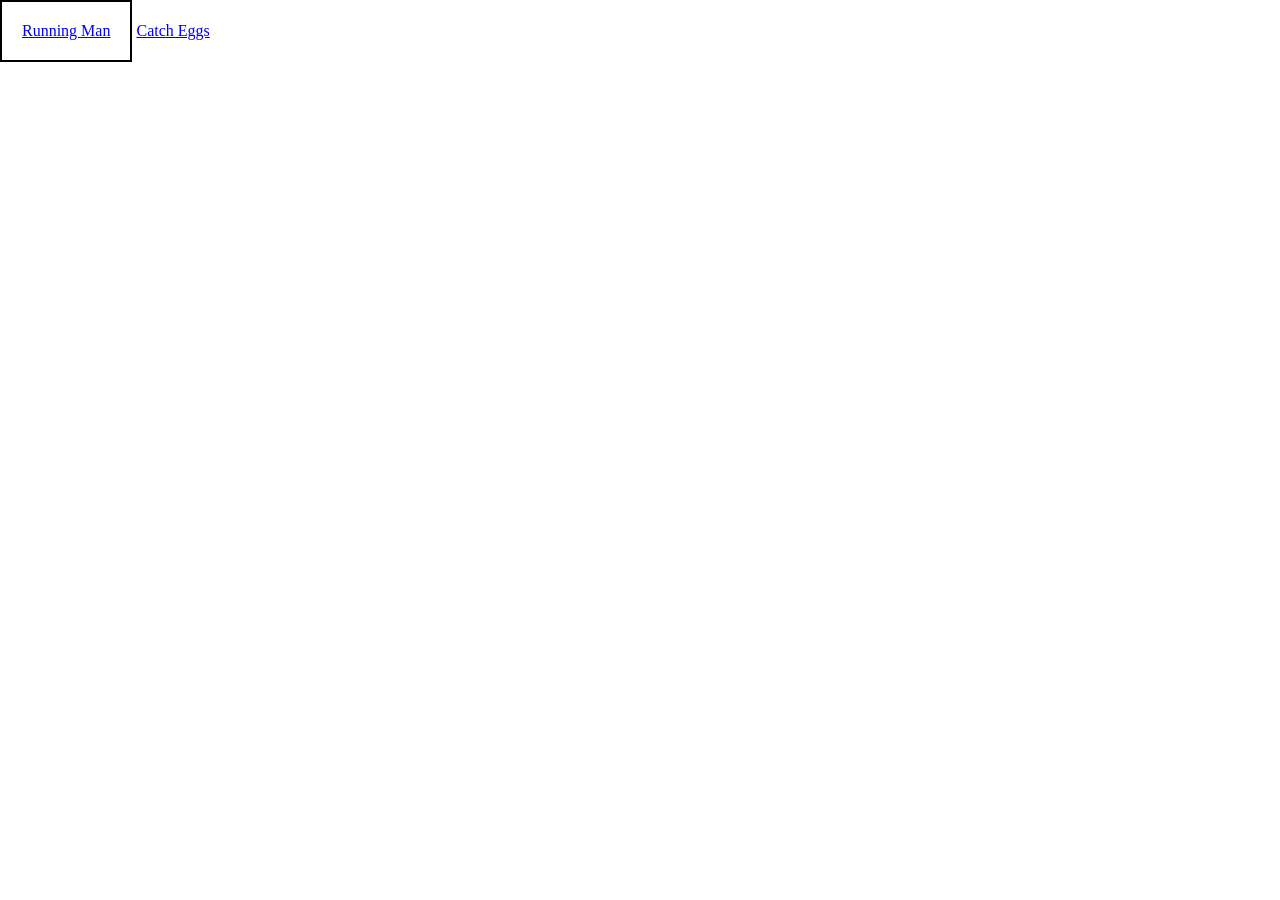
<file: gameselection.html>
<!DOCTYPE html>
<html lang='en'>
<head>
    <meta charset='utf-8'>
    <meta name='viewport' content='width=device-width, initial-scale=1'>
    <title>RUN</title>
    <link rel="icon" type="image/png" href="icon.png">
    <link rel='stylesheet' href='style.css'>
</head>
<body>
    
<a class = "runlogo" href="runninggame.html">Running Man</a>
<a class = "hengame" href="hengame/codes/hengame.html">Catch Eggs</a>

</body>
</html>
</file>
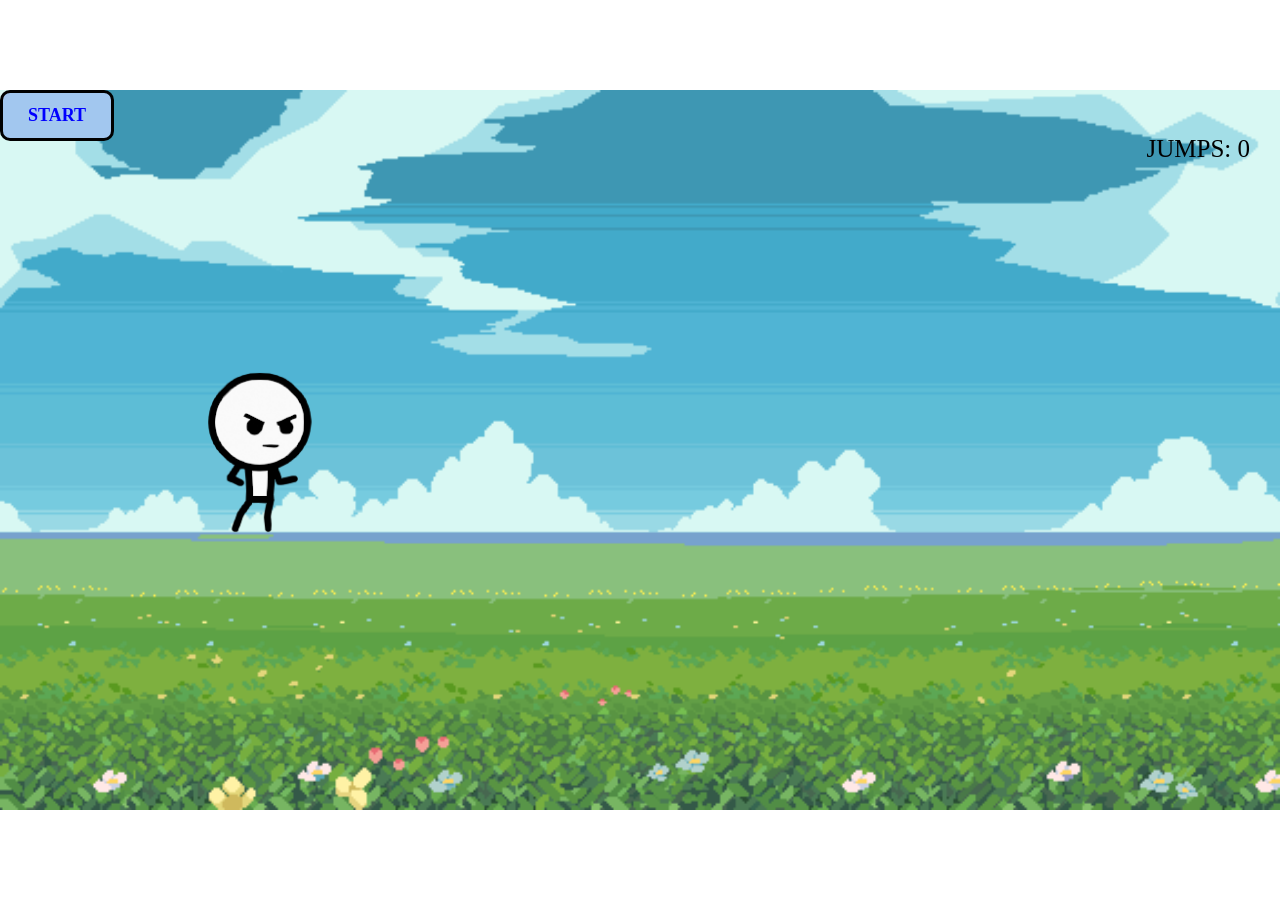
<file: runninggame.html>
<!DOCTYPE html>
<html lang='en'>
<head>
    <meta charset='utf-8'>
    <meta name='viewport' content='width=device-width, initial-scale=1'>
    <title>RUN</title>
    <link rel="icon" type="image/png" href="icon.png">
    <link rel='stylesheet' href='style.css'>
</head>
<body>

    <div id="gameContainer">
            <div id="game">
                <button id ="runman"  class="gameButton"> START </button>
                
                <div id="hitboxDebug"></div>
                <p id="jumpCounter">JUMPS: 0</p>
                    <div id="gameOverPopup">
                        <h1>GAME OVER</h1>
                        
                        <button id="restartButton"  class="gameButton" >RESTART</button>
                        <!--<a class = " selectionButton" href="gameselection.html">SELECTION PAGE</a> -->
        
                    </div>
                <img src="idle/fighter_Idle_0001.png" id="character">
            </div>
    </div>        
            <script src="anim.js"></script>



</body>
</html>
</file>
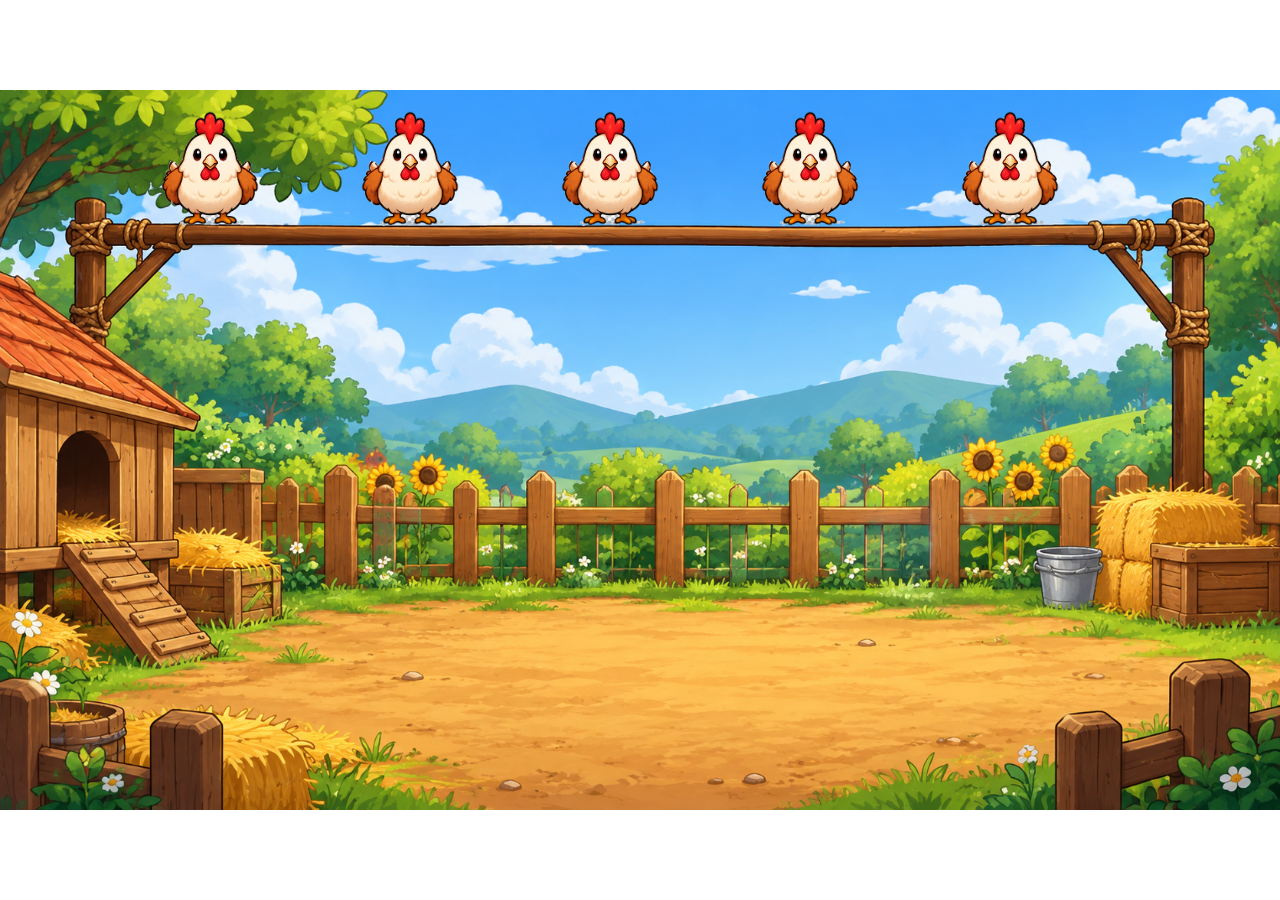
<file: hengame/codes/hengame.html>
<!DOCTYPE html>
<html lang='en'>
<head>
    <meta charset='utf-8'>
    <meta name='viewport' content='width=device-width, initial-scale=1'>
    <title>Hen Catch</title>
    <link rel="icon" type="image/png" href="ui/icon.png">
    <link rel='stylesheet' href='henstyle.css'>
</head>
<body>
    
    <div class="game-container">
        
        <div class="game">

            <img src="../assets/hen_idle/hen_idle_1.png" class="hen">
            <img src="../assets/hen_idle/hen_idle_1.png" class="hen" id="hen1">
            <img src="../assets/hen_idle/hen_idle_1.png" class="hen" id="hen2">
            <img src="../assets/hen_idle/hen_idle_1.png" class="hen" id="hen3">
            <img src="../assets/hen_idle/hen_idle_1.png" class="hen" id="hen4">






        </div>

    
    </div>

    <script src="henscript.js"></script>
</body>
</html>
</file>
<file: style.css>
.runlogo {
    display: inline-block;
    border: 2px solid black;
    padding: 20px;
}

#gameContainer {
    width: 100vw;
    height: 100vh;
    position: relative;
    overflow: hidden;
}

#character {
    position: absolute;
    left: 5px;
    bottom: 50px;
}

#hitboxDebug {
    position: absolute;
    border: 2px solid red;
    background: rgba(255, 0, 0, 0.15);
    pointer-events: none;
    z-index: 999;
    display: none; /*remove this line to show the hitbox debug box*/
}

body {
    margin: 0;
}
 

.obstacle {
    position: absolute;
    right: 0px;
    bottom: 270px;
    width: 100px;
    height: auto;
}


#character {
    width: 500px;
}

.obstacle {
    width: 80px;
    height: auto;
    bottom : var(--ground-level);
}



.selectionButton {
    display: inline-block;
    padding: 10px 20px;
    border: 2px solid black;
    text-decoration: none;
    z-index: 1001;
}

#gameOverPopup {
    display: none;
    position: absolute;
    z-index: 1000;
}

#jumpCounter {
    position: absolute;
    top: 20px;
    right: 30px;
    z-index: 100;
    font-size: 25px;
}

.gameButton {
    display: inline-block ;
    background-color: rgb(162, 199, 239);
    padding: 12px 25px;
    z-index: 1001;

    font-size: 18px;
    font-weight: bold;
    font-family: "Comic Sans MS", cursive;
    color: blue;

    border: 3px solid rgb(0, 0, 0);
    border-radius: 10px;

    cursor: pointer;
    text-decoration: none;
}

#game {
    width: 1280px;
    height: 720px;
    position: relative; 
    background-image: url("background/3.png"),url("background/4.png"), url("background/2.png"), url("background/1.png");
    background-repeat: repeat-x;
    background-position: center;
    background-size: 100% 100%;
    --ground-level: 36%;
    position: absolute;
    left: 50%;
    top: 50%;
    transform-origin: center center;
    
    overflow: hidden;



}
</file>
<file: hengame/codes/henstyle.css>
body {
    margin: 0;
}
 
.game-container {
    width: 100vw;
    height: 100vh;
    position: relative;
    overflow: hidden;
}

.game {
    width: 1280px;
    height: 720px;
    position: absolute;
    left: 50%;
    top: 50%;
    transform: translate(-50%, -50%);
    transform-origin: center center;
    background-image: url("../assets/background/Sunny Cartoon Chicken Yard.png");
    background-size: 100% 100%;
    background-repeat: no-repeat;
}

.hen {
    position: absolute;
    width: 100px;
    height: auto;
    left: 160px;
    top: 20px;
}


#hen1 {
    position: absolute;
    width: 100px;
    height: auto;
    left: 360px;
    top: 20px;
}

#hen2{
    position: absolute;
    width: 100px;
    height: auto;
    left: 560px;
    top: 20px;
}

#hen3 {
    position: absolute;
    width: 100px;
    height: auto;
    left: 760px;
    top: 20px;
}

#hen4 {
    position: absolute;
    width: 100px;
    height: auto;
    left: 960px;
    top: 20px;
}
</file>
